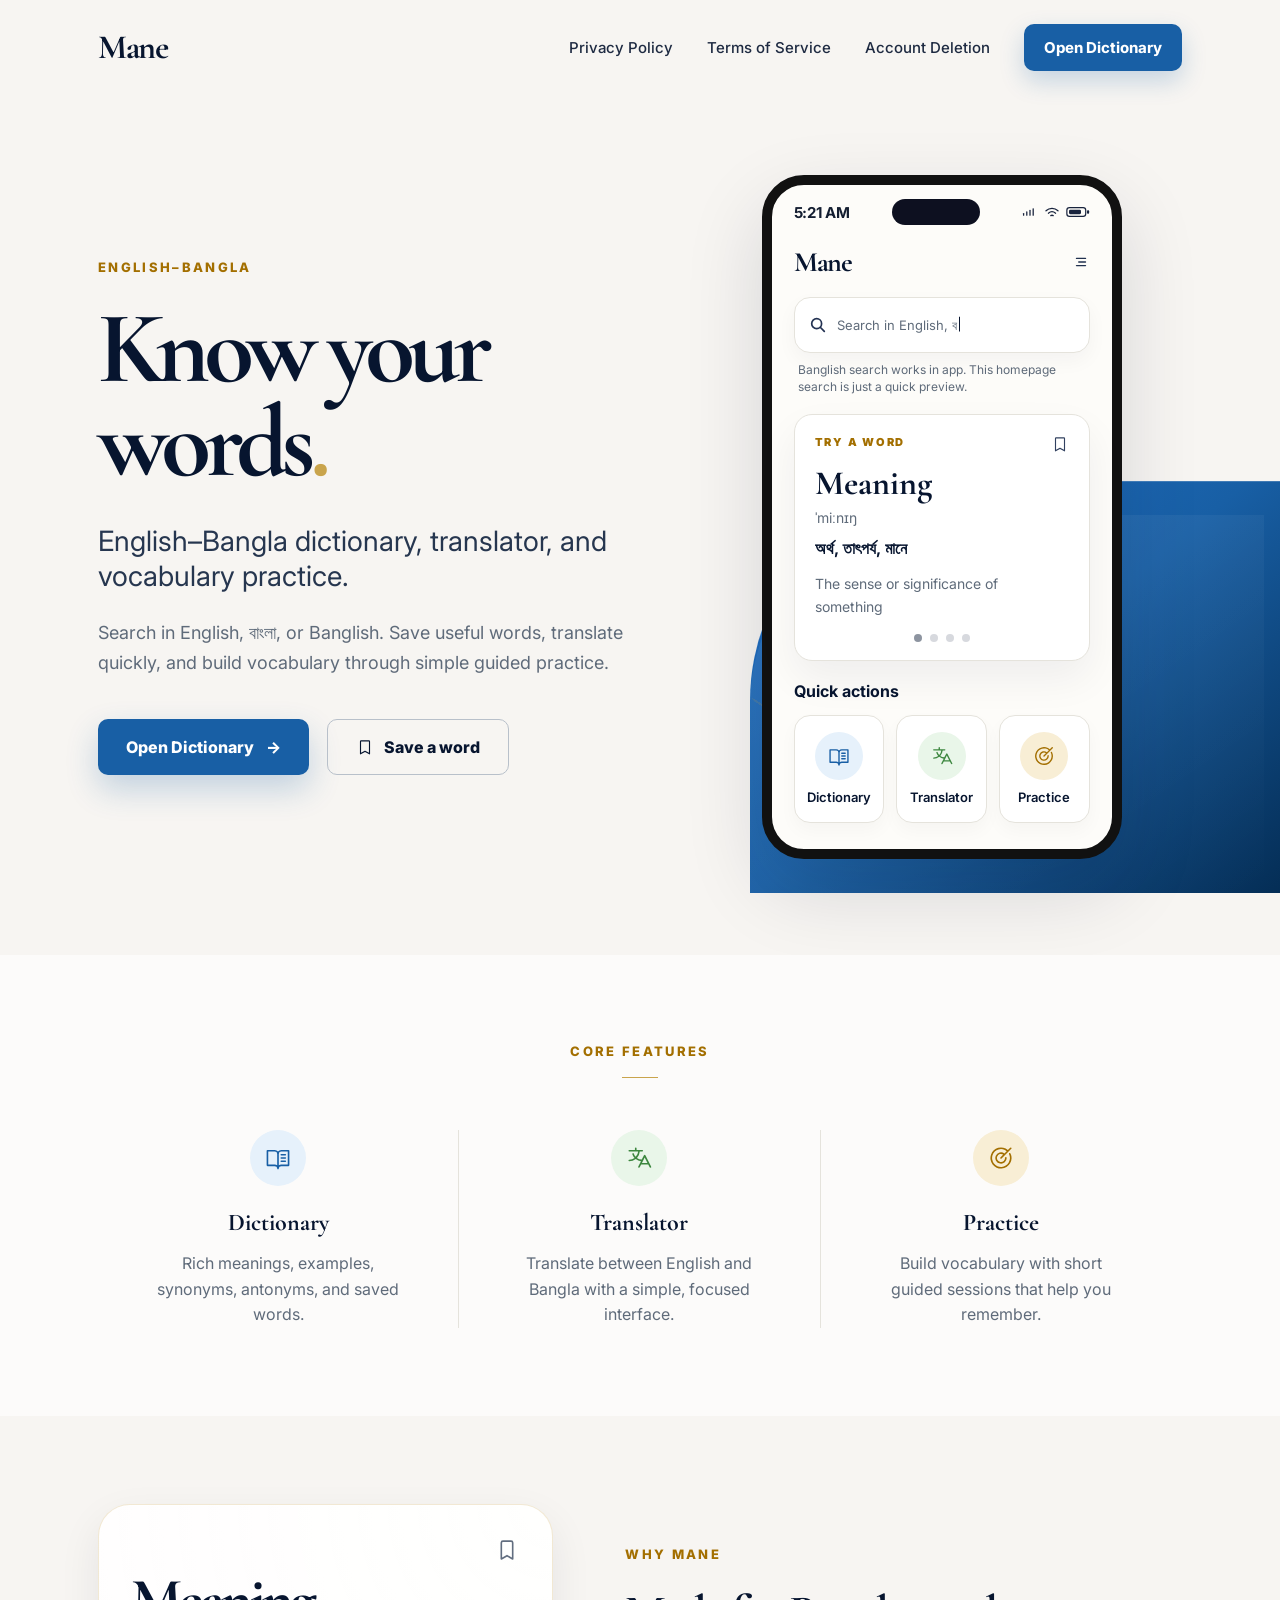
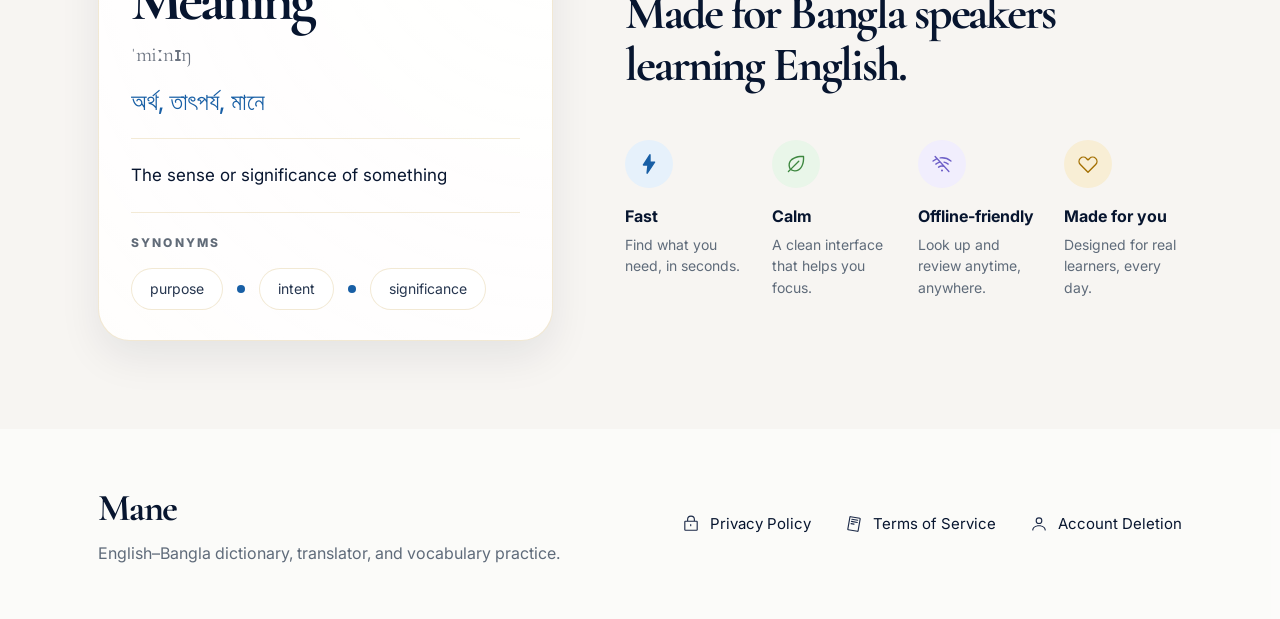
<file: index.html>
<!DOCTYPE html>
<html lang="en">
<head>
  <meta charset="UTF-8" />
  <meta name="viewport" content="width=device-width, initial-scale=1.0" />
  <title>Mane — Know your words</title>
  <meta name="description" content="Mane is an English–Bangla dictionary, translator, and vocabulary practice app." />
  <link rel="preconnect" href="https://fonts.googleapis.com">
  <link rel="preconnect" href="https://fonts.gstatic.com" crossorigin>
  <link href="https://fonts.googleapis.com/css2?family=Cormorant+Garamond:wght@500;600;700&family=Inter:wght@400;500;600;700&display=swap" rel="stylesheet">
  <link rel="stylesheet" href="styles.css" />
</head>
<body class="home-page">
  <header class="site-header home-header">
    <div class="container header-inner">
      <a class="brand" href="index.html">Mane</a>
      <button class="mobile-nav-toggle" type="button" aria-label="Open navigation" aria-expanded="false" aria-controls="site-nav">
        <svg viewBox="0 0 24 24" fill="none" stroke="currentColor" stroke-width="1.8" stroke-linecap="round">
          <path d="M4 7.25h16"></path>
          <path d="M7 12h13"></path>
          <path d="M4 16.75h16"></path>
        </svg>
      </button>
      <nav class="nav" id="site-nav" aria-label="Main navigation">
        <a href="privacy-policy.html">Privacy Policy</a>
        <a href="terms-of-service.html">Terms of Service</a>
        <a href="account-deletion.html">Account Deletion</a>
        <a class="nav-button" href="#dictionary">Open Dictionary</a>
      </nav>
    </div>
  </header>

  <main>
    <section class="hero">
      <div class="container hero-grid">
        <div class="hero-copy">
          <p class="eyebrow">English–Bangla</p>
          <h1>Know your words<span>.</span></h1>
          <p class="hero-lead">English–Bangla dictionary, translator, and vocabulary practice.</p>
          <p class="hero-body">Search in English, বাংলা, or Banglish. Save useful words, translate quickly, and build vocabulary through simple guided practice.</p>
          <div class="hero-actions">
            <a class="button primary" href="#dictionary">Open Dictionary <span>→</span></a>
            <a class="button secondary icon-button" href="#features">
              <span class="button-icon" aria-hidden="true">
                <svg viewBox="0 0 256 256" fill="currentColor">
                  <path d="M184,32H72A16,16,0,0,0,56,48V224a8,8,0,0,0,11.58,7.16L128,198.43l60.42,32.73A8,8,0,0,0,200,224V48A16,16,0,0,0,184,32Zm0,178.52-52.42-28.39a8,8,0,0,0-7.16,0L72,210.52V48H184Z"></path>
                </svg>
              </span>
              Save a word
            </a>
          </div>
        </div>

        <div class="hero-visual" aria-label="Mane app preview">
          <div class="blue-shape"></div>
          <div class="phone-rings" aria-hidden="true"></div>
          <div class="phone">
            <div class="phone-status">
              <span class="status-time" id="status-time">9:41</span>
              <div class="status-island"></div>
              <div class="status-icons" aria-hidden="true">
                <svg class="status-signal" viewBox="0 0 20 12" fill="none" stroke="currentColor" stroke-width="1.6" stroke-linecap="round">
                  <path d="M2 10V8"/>
                  <path d="M6 10V6"/>
                  <path d="M10 10V4"/>
                  <path d="M14 10V2"/>
                </svg>
                <svg class="status-wifi" viewBox="0 0 20 14" fill="none" stroke="currentColor" stroke-width="1.6" stroke-linecap="round" stroke-linejoin="round">
                  <path d="M2.5 5.5A11 11 0 0 1 17.5 5.5"/>
                  <path d="M5.5 8.5a7 7 0 0 1 9 0"/>
                  <path d="M8.5 11.5a3 3 0 0 1 3 0"/>
                </svg>
                <svg class="status-battery" viewBox="0 0 28 14" fill="none" stroke="currentColor" stroke-width="1.4" stroke-linecap="round" stroke-linejoin="round">
                  <rect x="1" y="2" width="22" height="10" rx="3"/>
                  <rect x="24.5" y="5" width="2.5" height="4" rx="1" fill="currentColor" stroke="none"/>
                  <rect x="3.5" y="4.5" width="14" height="5" rx="1.5" fill="currentColor" stroke="none"/>
                </svg>
              </div>
            </div>
            <div class="phone-top">
              <strong>Mane</strong>
              <div class="menu-icon" aria-hidden="true">
                <svg viewBox="0 0 24 24" fill="none" stroke="currentColor" stroke-width="1.8" stroke-linecap="round">
                  <path d="M6 7.25h12"></path>
                  <path d="M9 12h9"></path>
                  <path d="M6 16.75h12"></path>
                </svg>
              </div>
            </div>
            <div class="search-demo">
              <label class="search-box" for="sample-search-input">
                <span class="search-glyph" aria-hidden="true"><svg viewBox="0 0 20 20" fill="none" stroke="currentColor" stroke-width="1.9" stroke-linecap="round"><circle cx="8.5" cy="8.5" r="5.5"/><path d="M12.5 12.5 17 17"/></svg></span>
                <input id="sample-search-input" class="search-input" type="text" placeholder="" autocomplete="off" spellcheck="false" aria-label="Search sample words" />
                <span class="search-demo-placeholder" aria-hidden="true"></span>
              </label>
              <p class="search-demo-note">Banglish search works in app. This homepage search is just a quick preview.</p>
            </div>
            <article class="word-card" id="dictionary">
              <div class="word-card-top">
                <p id="word-card-label">Word of the day</p>
                <div class="bookmark-icon" aria-hidden="true">
                  <svg viewBox="0 0 256 256" fill="currentColor">
                    <path d="M184,32H72A16,16,0,0,0,56,48V224a8,8,0,0,0,11.58,7.16L128,198.43l60.42,32.73A8,8,0,0,0,200,224V48A16,16,0,0,0,184,32Zm0,178.52-52.42-28.39a8,8,0,0,0-7.16,0L72,210.52V48H184Z"></path>
                </svg>
                </div>
              </div>
              <h2 id="word-card-title">meaning</h2>
              <small id="word-card-pronunciation">/ˈmiː.nɪŋ/</small>
              <strong id="word-card-translation">অর্থ, মানে</strong>
              <span id="word-card-description">The idea or message that a word, sentence, or action expresses.</span>
              <div class="word-dots" aria-hidden="true"><span class="is-active"></span><span></span><span></span><span></span></div>
            </article>
            <div class="quick-title">Quick actions</div>
            <div class="quick-actions">
              <div>
                <span class="quick-icon quick-icon-blue" aria-hidden="true">
                  <svg viewBox="0 0 256 256" fill="currentColor">
                    <path d="M232,48H160a40,40,0,0,0-32,16A40,40,0,0,0,96,48H24a8,8,0,0,0-8,8V200a8,8,0,0,0,8,8H96a24,24,0,0,1,24,24,8,8,0,0,0,16,0,24,24,0,0,1,24-24h72a8,8,0,0,0,8-8V56A8,8,0,0,0,232,48ZM96,192H32V64H96a24,24,0,0,1,24,24V200A39.81,39.81,0,0,0,96,192Zm128,0H160a39.81,39.81,0,0,0-24,8V88a24,24,0,0,1,24-24h64ZM160,88h40a8,8,0,0,1,0,16H160a8,8,0,0,1,0-16Zm48,40a8,8,0,0,1-8,8H160a8,8,0,0,1,0-16h40A8,8,0,0,1,208,128Zm0,32a8,8,0,0,1-8,8H160a8,8,0,0,1,0-16h40A8,8,0,0,1,208,160Z"></path>
                  </svg>
                </span>
                <strong>Dictionary</strong>
              </div>
              <div>
                <span class="quick-icon quick-icon-green" aria-hidden="true">
                  <svg viewBox="0 0 256 256" fill="currentColor">
                    <path d="M247.15,212.42l-56-112a8,8,0,0,0-14.31,0l-21.71,43.43A88,88,0,0,1,108,126.93,103.65,103.65,0,0,0,135.69,64H160a8,8,0,0,0,0-16H104V32a8,8,0,0,0-16,0V48H32a8,8,0,0,0,0,16h87.63A87.76,87.76,0,0,1,96,116.35a87.74,87.74,0,0,1-19-31,8,8,0,1,0-15.08,5.34A103.63,103.63,0,0,0,84,127a87.55,87.55,0,0,1-52,17,8,8,0,0,0,0,16,103.46,103.46,0,0,0,64-22.08,104.18,104.18,0,0,0,51.44,21.31l-26.6,53.19a8,8,0,0,0,14.31,7.16L148.94,192h70.11l13.79,27.58A8,8,0,0,0,240,224a8,8,0,0,0,7.15-11.58ZM156.94,176,184,121.89,211.05,176Z"></path>
                  </svg>
                </span>
                <strong>Translator</strong>
              </div>
              <div>
                <span class="quick-icon quick-icon-gold" aria-hidden="true">
                  <svg viewBox="0 0 256 256" fill="currentColor">
                    <path d="M221.87,83.16A104.1,104.1,0,1,1,195.67,49l22.67-22.68a8,8,0,0,1,11.32,11.32l-96,96a8,8,0,0,1-11.32-11.32l27.72-27.72a40,40,0,1,0,17.87,31.09,8,8,0,1,1,16-.9,56,56,0,1,1-22.38-41.65L184.3,60.39a87.88,87.88,0,1,0,23.13,29.67,8,8,0,0,1,14.44-6.9Z"></path>
                  </svg>
                </span>
                <strong>Practice</strong>
              </div>
            </div>
          </div>
        </div>
      </div>
    </section>

    <section class="features" id="features">
      <div class="container">
        <div class="section-heading center">
          <p class="eyebrow">Core features</p>
        </div>
        <div class="feature-grid">
          <article>
            <div class="icon" aria-hidden="true">
              <svg viewBox="0 0 256 256" fill="currentColor">
                <path d="M232,48H160a40,40,0,0,0-32,16A40,40,0,0,0,96,48H24a8,8,0,0,0-8,8V200a8,8,0,0,0,8,8H96a24,24,0,0,1,24,24,8,8,0,0,0,16,0,24,24,0,0,1,24-24h72a8,8,0,0,0,8-8V56A8,8,0,0,0,232,48ZM96,192H32V64H96a24,24,0,0,1,24,24V200A39.81,39.81,0,0,0,96,192Zm128,0H160a39.81,39.81,0,0,0-24,8V88a24,24,0,0,1,24-24h64ZM160,88h40a8,8,0,0,1,0,16H160a8,8,0,0,1,0-16Zm48,40a8,8,0,0,1-8,8H160a8,8,0,0,1,0-16h40A8,8,0,0,1,208,128Zm0,32a8,8,0,0,1-8,8H160a8,8,0,0,1,0-16h40A8,8,0,0,1,208,160Z"></path>
              </svg>
            </div>
            <h3>Dictionary</h3>
            <p>Rich meanings, examples, synonyms, antonyms, and saved words.</p>
          </article>
          <article>
            <div class="icon green" aria-hidden="true">
              <svg viewBox="0 0 256 256" fill="currentColor">
                <path d="M247.15,212.42l-56-112a8,8,0,0,0-14.31,0l-21.71,43.43A88,88,0,0,1,108,126.93,103.65,103.65,0,0,0,135.69,64H160a8,8,0,0,0,0-16H104V32a8,8,0,0,0-16,0V48H32a8,8,0,0,0,0,16h87.63A87.76,87.76,0,0,1,96,116.35a87.74,87.74,0,0,1-19-31,8,8,0,1,0-15.08,5.34A103.63,103.63,0,0,0,84,127a87.55,87.55,0,0,1-52,17,8,8,0,0,0,0,16,103.46,103.46,0,0,0,64-22.08,104.18,104.18,0,0,0,51.44,21.31l-26.6,53.19a8,8,0,0,0,14.31,7.16L148.94,192h70.11l13.79,27.58A8,8,0,0,0,240,224a8,8,0,0,0,7.15-11.58ZM156.94,176,184,121.89,211.05,176Z"></path>
              </svg>
            </div>
            <h3>Translator</h3>
            <p>Translate between English and Bangla with a simple, focused interface.</p>
          </article>
          <article>
            <div class="icon gold" aria-hidden="true">
              <svg viewBox="0 0 256 256" fill="currentColor">
                <path d="M221.87,83.16A104.1,104.1,0,1,1,195.67,49l22.67-22.68a8,8,0,0,1,11.32,11.32l-96,96a8,8,0,0,1-11.32-11.32l27.72-27.72a40,40,0,1,0,17.87,31.09,8,8,0,1,1,16-.9,56,56,0,1,1-22.38-41.65L184.3,60.39a87.88,87.88,0,1,0,23.13,29.67,8,8,0,0,1,14.44-6.9Z"></path>
              </svg>
            </div>
            <h3>Practice</h3>
            <p>Build vocabulary with short guided sessions that help you remember.</p>
          </article>
        </div>
      </div>
    </section>

    <section class="why">
      <div class="container why-grid">
        <div class="book-scene" aria-hidden="true">
          <div class="meaning-card">
            <div class="meaning-card-top">
              <span class="meaning-card-bookmark">
                <svg viewBox="0 0 256 256" fill="none" stroke="currentColor" stroke-width="16" stroke-linecap="round" stroke-linejoin="round">
                  <path d="M72 216V56a16 16 0 0 1 16-16h80a16 16 0 0 1 16 16v160l-56-32Z"></path>
                </svg>
              </span>
            </div>
            <h3 id="meaning-card-title">meaning</h3>
            <small id="meaning-card-pronunciation">/ˈmiː.nɪŋ/</small>
            <strong id="meaning-card-translation">অর্থ, মানে</strong>
            <div class="meaning-rule"></div>
            <p id="meaning-card-description">The idea or message that a word, sentence, or action expresses.</p>
            <div class="meaning-rule"></div>
            <div class="meaning-meta">
              <span>Synonyms</span>
              <div class="meaning-synonyms">
                <em>purpose</em>
                <i></i>
                <em>intent</em>
                <i></i>
                <em>significance</em>
              </div>
            </div>
          </div>
        </div>
        <div>
          <p class="eyebrow">Why Mane</p>
          <h2>Made for Bangla speakers learning English.</h2>
          <div class="reason-grid">
            <div>
              <span aria-hidden="true">
                <svg viewBox="0 0 24 24" fill="none" stroke="currentColor" stroke-width="1.7" stroke-linecap="round" stroke-linejoin="round">
                  <path d="M13 2 6 13h5l-1 9 8-12h-5l0-8Z"/>
                </svg>
              </span>
              <h4>Fast</h4><p>Find what you need, in seconds.</p>
            </div>
            <div>
              <span aria-hidden="true">
                <svg viewBox="0 0 256 256" fill="currentColor">
                  <path d="M223.45,40.07a8,8,0,0,0-7.52-7.52C139.8,28.08,78.82,51,52.82,94a87.09,87.09,0,0,0-12.76,49c.57,15.92,5.21,32,13.79,47.85l-19.51,19.5a8,8,0,0,0,11.32,11.32l19.5-19.51C81,210.73,97.09,215.37,113,215.94q1.67.06,3.33.06A86.93,86.93,0,0,0,162,203.18C205,177.18,227.93,116.21,223.45,40.07ZM153.75,189.5c-22.75,13.78-49.68,14-76.71.77l88.63-88.62a8,8,0,0,0-11.32-11.32L65.73,179c-13.19-27-13-54,.77-76.71,22.09-36.47,74.6-56.44,141.31-54.06C210.2,114.89,190.22,167.41,153.75,189.5Z"></path>
                </svg>
              </span>
              <h4>Calm</h4><p>A clean interface that helps you focus.</p>
            </div>
            <div>
              <span aria-hidden="true">
                <svg viewBox="0 0 256 256" fill="currentColor">
                  <path d="M213.92,210.62a8,8,0,1,1-11.84,10.76l-52-57.15a60,60,0,0,0-57.41,7.24,8,8,0,1,1-9.42-12.93A75.43,75.43,0,0,1,128,144c1.28,0,2.55,0,3.82.1L104.9,114.49A108,108,0,0,0,61,135.31,8,8,0,0,1,49.73,134,8,8,0,0,1,51,122.77a124.27,124.27,0,0,1,41.71-21.66L69.37,75.4a155.43,155.43,0,0,0-40.29,24A8,8,0,0,1,18.92,87,171.87,171.87,0,0,1,58,62.86L42.08,45.38A8,8,0,1,1,53.92,34.62ZM128,192a12,12,0,1,0,12,12A12,12,0,0,0,128,192ZM237.08,87A172.3,172.3,0,0,0,106,49.4a8,8,0,1,0,2,15.87A158.33,158.33,0,0,1,128,64a156.25,156.25,0,0,1,98.92,35.37A8,8,0,0,0,237.08,87ZM195,135.31a8,8,0,0,0,11.24-1.3,8,8,0,0,0-1.3-11.24,124.25,124.25,0,0,0-51.73-24.2A8,8,0,1,0,150,114.24,108.12,108.12,0,0,1,195,135.31Z"></path>
                </svg>
              </span>
              <h4>Offline-friendly</h4><p>Look up and review anytime, anywhere.</p>
            </div>
            <div>
              <span aria-hidden="true">
                <svg viewBox="0 0 256 256" fill="currentColor">
                  <path d="M223,57a58.07,58.07,0,0,0-81.92-.1L128,69.05,114.91,56.86A58,58,0,0,0,33,139l89.35,90.66a8,8,0,0,0,11.4,0L223,139a58,58,0,0,0,0-82Zm-11.35,70.76L128,212.6,44.3,127.68a42,42,0,0,1,59.4-59.4l.2.2,18.65,17.35a8,8,0,0,0,10.9,0L152.1,68.48l.2-.2a42,42,0,1,1,59.36,59.44Z"></path>
                </svg>
              </span>
              <h4>Made for you</h4><p>Designed for real learners, every day.</p>
            </div>
          </div>
        </div>
      </div>
    </section>
  </main>

  <footer class="site-footer home-footer">
    <div class="container footer-inner">
      <div>
        <strong>Mane</strong>
        <p>English–Bangla dictionary, translator, and vocabulary practice.</p>
      </div>
      <nav aria-label="Legal navigation" class="footer-legal-links">
        <a href="privacy-policy.html"><span aria-hidden="true"><svg viewBox="0 0 256 256" fill="currentColor"><path d="M208,80h-24V64a56,56,0,0,0-112,0V80H48a16,16,0,0,0-16,16V208a16,16,0,0,0,16,16H208a16,16,0,0,0,16-16V96A16,16,0,0,0,208,80ZM88,64a40,40,0,0,1,80,0V80H88Zm120,144H48V96H208V208Zm-76-56V136a8,8,0,0,0-16,0v16a8,8,0,0,0,16,0Z"></path></svg></span>Privacy Policy</a>
        <a href="terms-of-service.html"><span aria-hidden="true"><svg viewBox="0 0 256 256" fill="currentColor"><path d="M210.78,39.25l-130.25-23A16,16,0,0,0,62,29.23l-29.75,169a16,16,0,0,0,13,18.53l130.25,23h0a16,16,0,0,0,18.54-13l29.75-169A16,16,0,0,0,210.78,39.25ZM178.26,224h0L48,201,77.75,32,208,55ZM89.34,58.42a8,8,0,0,1,9.27-6.48l83,14.65a8,8,0,0,1-1.39,15.88,8.36,8.36,0,0,1-1.4-.12l-83-14.66A8,8,0,0,1,89.34,58.42ZM83.8,89.94a8,8,0,0,1,9.27-6.49l83,14.66A8,8,0,0,1,174.67,114a7.55,7.55,0,0,1-1.41-.13l-83-14.65A8,8,0,0,1,83.8,89.94Zm-5.55,31.51A8,8,0,0,1,87.52,115L129,122.29a8,8,0,0,1-1.38,15.88,8.27,8.27,0,0,1-1.4-.12l-41.5-7.33A8,8,0,0,1,78.25,121.45Z"></path></svg></span>Terms of Service</a>
        <a href="account-deletion.html"><span aria-hidden="true"><svg viewBox="0 0 256 256" fill="currentColor"><path d="M128,128a48,48,0,1,0-48-48A48.05,48.05,0,0,0,128,128Zm0-80a32,32,0,1,1-32,32A32,32,0,0,1,128,48Zm0,96c-52.93,0-96,30.5-96,68a8,8,0,0,0,16,0c0-28.67,35.89-52,80-52s80,23.33,80,52a8,8,0,0,0,16,0C224,174.5,180.93,144,128,144Z"></path></svg></span>Account Deletion</a>
      </nav>
    </div>
  </footer>

  <script src="mane-search.bundle.js"></script>
  <script>
    const navToggle = document.querySelector('.mobile-nav-toggle');
    const siteNav = document.querySelector('#site-nav');

    if (navToggle && siteNav) {
      navToggle.addEventListener('click', () => {
        const isOpen = siteNav.classList.toggle('is-open');
        navToggle.setAttribute('aria-expanded', String(isOpen));
        navToggle.setAttribute('aria-label', isOpen ? 'Close navigation' : 'Open navigation');
      });
    }

    const statusTime = document.querySelector('#status-time');

    if (statusTime) {
      const updateStatusTime = () => {
        statusTime.textContent = new Date().toLocaleTimeString([], {
          hour: 'numeric',
          minute: '2-digit'
        });
      };

      updateStatusTime();
      setInterval(updateStatusTime, 1000);
    }

    window.__m?.();

    const sampleSearchInput = document.querySelector('#sample-search-input');
    const sampleSearchPlaceholder = document.querySelector('.search-demo-placeholder');
    const sampleSearchBox = sampleSearchInput?.closest('.search-box');

    if (sampleSearchInput && sampleSearchPlaceholder && sampleSearchBox) {
      const demoText = 'Search in English, বাংলা, or Banglish';
      let demoIndex = 0;
      let isDeleting = false;
      let demoTimer;
      let isDemoRunning = false;

      const clearDemoTimer = () => {
        clearTimeout(demoTimer);
      };

      const renderDemoPlaceholder = () => {
        sampleSearchPlaceholder.textContent = demoText.slice(0, demoIndex);
      };

      const stopDemoPlaceholder = () => {
        isDemoRunning = false;
        clearDemoTimer();
        sampleSearchBox.classList.remove('is-demo-active');
        sampleSearchPlaceholder.classList.add('is-hidden');
      };

      const typeDemoPlaceholder = () => {
        if (!isDemoRunning) return;

        renderDemoPlaceholder();

        if (!isDeleting && demoIndex < demoText.length) {
          demoIndex += 1;
          demoTimer = setTimeout(typeDemoPlaceholder, 70);
          return;
        }

        if (!isDeleting) {
          isDeleting = true;
          demoTimer = setTimeout(typeDemoPlaceholder, 1800);
          return;
        }

        if (demoIndex > 0) {
          demoIndex -= 1;
          demoTimer = setTimeout(typeDemoPlaceholder, 35);
          return;
        }

        isDeleting = false;
        demoTimer = setTimeout(typeDemoPlaceholder, 500);
      };

      const startDemoPlaceholder = ({ reset = false } = {}) => {
        if (sampleSearchInput.value) {
          stopDemoPlaceholder();
          return;
        }

        if (reset) {
          demoIndex = 0;
          isDeleting = false;
          renderDemoPlaceholder();
        }

        sampleSearchBox.classList.add('is-demo-active');
        sampleSearchPlaceholder.classList.remove('is-hidden');

        if (isDemoRunning) return;

        isDemoRunning = true;
        clearDemoTimer();
        typeDemoPlaceholder();
      };

      sampleSearchInput.addEventListener('focus', () => {
        if (!sampleSearchInput.value) startDemoPlaceholder();
      });

      sampleSearchInput.addEventListener('blur', () => {
        if (!sampleSearchInput.value) startDemoPlaceholder({ reset: true });
      });

      sampleSearchInput.addEventListener('input', () => {
        if (sampleSearchInput.value) {
          stopDemoPlaceholder();
          return;
        }

        startDemoPlaceholder({ reset: true });
      });

      sampleSearchInput.addEventListener('pointerdown', stopDemoPlaceholder);
      sampleSearchInput.addEventListener('keydown', stopDemoPlaceholder);

      startDemoPlaceholder({ reset: true });
      sampleSearchInput.focus({ preventScroll: true });
    }
  </script>
</body>
</html>
</file>
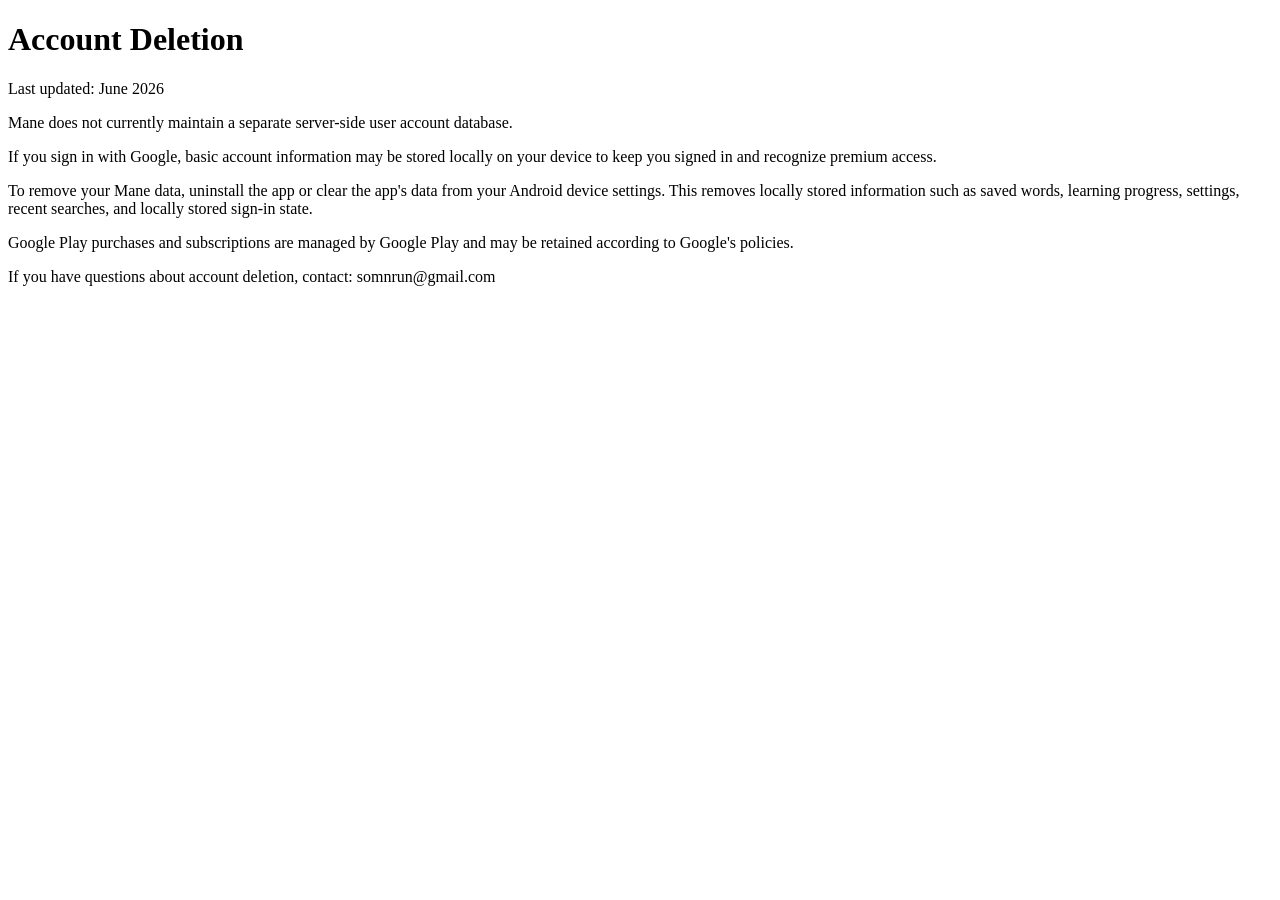
<file: account-deletion.html>
<!DOCTYPE html>
<html><head><meta charset="utf-8"><title>Account Deletion - Mane</title></head>
<body>
<h1>Account Deletion</h1>
<p>Last updated: June 2026</p>

<p>Mane does not currently maintain a separate server-side user account database.</p>

<p>If you sign in with Google, basic account information may be stored locally on your device to keep you signed in and recognize premium access.</p>

<p>To remove your Mane data, uninstall the app or clear the app's data from your Android device settings. This removes locally stored information such as saved words, learning progress, settings, recent searches, and locally stored sign-in state.</p>

<p>Google Play purchases and subscriptions are managed by Google Play and may be retained according to Google's policies.</p>

<p>If you have questions about account deletion, contact: somnrun@gmail.com</p>
</body></html>
</file>
<file: styles.css>
:root {
  --bg: #F7F5F2;
  --surface: #FFFFFF;
  --text: #07152F;
  --muted: #5F6B7A;
  --primary: #185FA5;
  --primary-dark: #042C53;
  --gold: #C9A44C;
  --border: #E5E3DC;
  --shadow: 0 30px 80px rgba(7, 21, 47, .14);
}

* { box-sizing: border-box; }
html { scroll-behavior: smooth; }
body {
  margin: 0;
  background: var(--bg);
  color: var(--text);
  font-family: Inter, ui-sans-serif, system-ui, -apple-system, BlinkMacSystemFont, "Segoe UI", sans-serif;
}
a { color: inherit; text-decoration: none; }

.home-page .container { max-width: 1180px; margin: 0 auto; padding: 0 48px; }

.home-page .home-header { padding: 24px 0; }
.home-page .header-inner { display: flex; justify-content: space-between; align-items: center; gap: 32px; }
.home-page .brand { font-family: "Cormorant Garamond", Georgia, serif; font-size: 34px; font-weight: 700; letter-spacing: -.04em; }
.home-page .nav { display: flex; align-items: center; gap: 34px; font-size: 15px; font-weight: 500; }
.home-page .nav a:not(.nav-button) { color: var(--text); opacity: .9; }
.home-page .nav-button { background: var(--primary); color: #fff; padding: 14px 20px; border-radius: 10px; font-weight: 750; box-shadow: 0 10px 24px rgba(24,95,165,.22); }
.home-page .mobile-nav-toggle { display: none; width: 46px; height: 46px; border: 1px solid rgba(4, 44, 83, 0.12); border-radius: 12px; background: rgba(255,255,255,.88); color: #21314f; align-items: center; justify-content: center; padding: 0; }
.home-page .mobile-nav-toggle svg { width: 18px; height: 18px; display: block; stroke: currentColor; }

.home-page .hero { padding: 80px 0 96px; overflow: hidden; }
.home-page .hero-grid { display: grid; grid-template-columns: 1.05fr .95fr; gap: 72px; align-items: center; }
.home-page .eyebrow { margin: 0 0 26px; color: #A36F00; text-transform: uppercase; letter-spacing: .18em; font-size: 13px; font-weight: 800; }
.home-page h1 { margin: 0; font-family: "Cormorant Garamond", Georgia, serif; font-size: clamp(64px, 8vw, 104px); line-height: .92; letter-spacing: -.065em; max-width: 620px; }
.home-page h1 span { color: var(--gold); }
.home-page .hero-lead { margin: 34px 0 0; font-size: 28px; line-height: 1.25; color: #26364F; max-width: 570px; }
.home-page .hero-body { margin: 24px 0 0; font-size: 18px; line-height: 1.7; color: var(--muted); max-width: 560px; }
.home-page .hero-actions { display: flex; gap: 18px; margin-top: 40px; flex-wrap: wrap; }
.home-page .button { min-height: 56px; display: inline-flex; align-items: center; justify-content: center; gap: 12px; padding: 0 28px; border-radius: 10px; font-size: 16px; font-weight: 800; }
.home-page .button.primary { background: var(--primary); color: #fff; box-shadow: 0 14px 32px rgba(24,95,165,.24); }
.home-page .button.secondary { background: transparent; border: 1px solid #B8C0CA; color: var(--text); }
.home-page .icon-button { gap: 10px; }
.home-page .button-icon { width: 18px; height: 18px; display: inline-grid; place-items: center; }
.home-page .button-icon svg { width: 18px; height: 18px; display: block; fill: currentColor; }

.home-page .hero-visual { position: relative; min-height: 650px; display: grid; place-items: center; }
.home-page .blue-shape { position: absolute; right: -116px; bottom: -34px; width: 548px; height: 412px; border-radius: 220px 0 0 0; background: linear-gradient(140deg, #2374cc 0%, var(--primary) 48%, var(--primary-dark) 100%); box-shadow: inset 0 1px 0 rgba(255,255,255,.18); }
.home-page .blue-shape::before { content: ""; position: absolute; inset: 34px 34px 0 0; border-radius: 190px 0 0 0; background: linear-gradient(145deg, rgba(255,255,255,.16), rgba(255,255,255,0)); opacity: .5; }
.home-page .phone-rings { position: absolute; left: 6px; bottom: 74px; width: 308px; height: 244px; border-bottom-left-radius: 220px; background:
  radial-gradient(circle at 0 100%, transparent 0 24px, rgba(201, 164, 76, 0.34) 24px 26px, transparent 26px 42px, rgba(201, 164, 76, 0.28) 42px 44px, transparent 44px 60px, rgba(201, 164, 76, 0.24) 60px 62px, transparent 62px 78px, rgba(201, 164, 76, 0.2) 78px 80px, transparent 80px 96px, rgba(201, 164, 76, 0.16) 96px 98px, transparent 98px);
  opacity: .95; }
.home-page .phone { position: relative; z-index: 2; width: 360px; min-height: 620px; background: #FDFCF9; border: 10px solid #111; border-radius: 42px; padding: 14px 22px 26px; box-shadow: var(--shadow); }
.home-page .phone-status { display: flex; align-items: center; justify-content: space-between; margin-bottom: 20px; color: #141e31; font-size: 15px; font-weight: 700; }
.home-page .status-time { letter-spacing: -.02em; }
.home-page .status-island { width: 88px; height: 26px; border-radius: 999px; background: #0d1020; }
.home-page .status-icons { display: flex; align-items: center; gap: 6px; color: #18233d; }
.home-page .status-icons svg { display: block; }
.home-page .status-signal { width: 16px; height: 12px; }
.home-page .status-wifi { width: 16px; height: 12px; }
.home-page .status-battery { width: 24px; height: 12px; }
.home-page .phone-top { display: flex; justify-content: space-between; align-items: center; margin-bottom: 18px; }
.home-page .phone-top strong { font-family: "Cormorant Garamond", Georgia, serif; font-size: 28px; letter-spacing: -.04em; }
.home-page .menu-icon { width: 18px; height: 18px; display: inline-grid; place-items: center; color: #21314f; flex: 0 0 auto; }
.home-page .menu-icon svg { width: 18px; height: 18px; display: block; stroke: currentColor; }
.home-page .search-demo { margin-bottom: 18px; }
.home-page .search-box { position: relative; height: 56px; border: 1px solid var(--border); background: #fff; border-radius: 16px; display: flex; align-items: center; gap: 10px; padding: 0 14px; color: var(--muted); font-size: 13px; box-shadow: 0 8px 20px rgba(7,21,47,.04); }
.home-page .search-demo-note { margin: 8px 4px 0; color: var(--muted); font-size: 12px; line-height: 1.45; }
.home-page .search-glyph { width: 18px; height: 18px; display: inline-grid; place-items: center; color: #233252; flex: 0 0 auto; }
.home-page .search-glyph svg { width: 18px; height: 18px; display: block; }
.home-page .search-input { flex: 1 1 auto; min-width: 0; border: none; outline: none; background: transparent; color: var(--text); caret-color: var(--text); font: inherit; }
.home-page .search-box.is-demo-active .search-input { color: transparent; caret-color: transparent; }
.home-page .search-input::placeholder { color: transparent; }
.home-page .search-demo-placeholder { position: absolute; left: 42px; right: 14px; top: 50%; transform: translateY(-50%); overflow: hidden; white-space: nowrap; pointer-events: none; color: var(--muted); }
.home-page .search-demo-placeholder::after { content: ""; display: inline-block; width: 1px; height: 1.15em; margin-left: 2px; vertical-align: -.15em; background: var(--text); }
.home-page .search-demo-placeholder.is-hidden { opacity: 0; }
.home-page .search-box:not(.is-demo-active) .search-demo-placeholder { display: none; }
.home-page .word-card { margin: 18px 0 20px; padding: 20px 20px 18px; background: #fff; border: 1px solid var(--border); border-radius: 18px; box-shadow: 0 18px 40px rgba(7,21,47,.06); }
.home-page .word-card-top { display: flex; align-items: flex-start; justify-content: space-between; gap: 12px; margin-bottom: 14px; }
.home-page .word-card p { margin: 0; color: #A36F00; text-transform: uppercase; letter-spacing: .16em; font-size: 11px; font-weight: 900; }
.home-page .bookmark-icon { width: 18px; height: 18px; display: inline-grid; place-items: center; color: #31405f; }
.home-page .bookmark-icon svg { width: 18px; height: 18px; display: block; fill: currentColor; }
.home-page .word-card h2 { margin: 0; font-family: "Cormorant Garamond", Georgia, serif; font-size: 34px; line-height: 1; }
.home-page .word-card small { display: block; margin: 8px 0 12px; color: var(--muted); font-size: 14px; }
.home-page .word-card strong { display: block; margin-bottom: 14px; font-size: 16px; }
.home-page .word-card span { color: var(--muted); line-height: 1.65; font-size: 14px; }
.home-page .word-dots { display: flex; justify-content: center; gap: 8px; margin-top: 16px; }
.home-page .word-dots span { width: 8px; height: 8px; border-radius: 50%; background: rgba(7,21,47,.16); }
.home-page .word-dots .is-active { background: rgba(7,21,47,.46); }
.home-page .quick-title { font-size: 16px; font-weight: 700; margin-bottom: 14px; }
.home-page .quick-actions { display: grid; grid-template-columns: repeat(3, 1fr); gap: 12px; }
.home-page .quick-actions div { min-height: 108px; background: #fff; border: 1px solid var(--border); border-radius: 16px; display: grid; place-items: center; text-align: center; padding: 12px; font-size: 13px; box-shadow: 0 8px 18px rgba(7,21,47,.03); }
.home-page .quick-actions .quick-icon { width: 48px; height: 48px; border-radius: 50%; display: grid; place-items: center; }
.home-page .quick-actions .quick-icon svg { width: 22px; height: 22px; display: block; fill: currentColor; }
.home-page .quick-actions .quick-icon-blue { background: #E6F1FB; color: var(--primary); }
.home-page .quick-actions .quick-icon-green { background: #E9F6E9; color: #3D873F; }
.home-page .quick-actions .quick-icon-gold { background: #F8EED5; color: #A36F00; }
.home-page .quick-actions strong { font-size: 13px; font-weight: 600; }

.home-page .features { padding: 88px 0; background: rgba(255,255,255,.62); }
.home-page .center { text-align: center; }
.home-page .center .eyebrow::after { content: ""; display: block; width: 36px; height: 1px; background: var(--gold); margin: 18px auto 0; }
.home-page .feature-grid { margin-top: 52px; display: grid; grid-template-columns: repeat(3, 1fr); gap: 0; }
.home-page .feature-grid article { padding: 0 54px; border-right: 1px solid var(--border); text-align: center; display: grid; justify-items: center; }
.home-page .feature-grid article:last-child { border-right: none; }
.home-page .icon { width: 56px; height: 56px; border-radius: 50%; background: #E6F1FB; color: var(--primary); display: grid; place-items: center; margin-bottom: 22px; }
.home-page .icon svg { width: 26px; height: 26px; display: block; fill: currentColor; }
.home-page .icon.green { background: #E9F6E9; color: #3D873F; }
.home-page .icon.gold { background: #F8EED5; color: #A36F00; }
.home-page .feature-grid h3 { margin: 0 0 14px; font-family: "Cormorant Garamond", Georgia, serif; font-size: 24px; }
.home-page .feature-grid p { margin: 0; color: var(--muted); line-height: 1.6; font-size: 16px; }

.home-page .why { padding: 88px 0; }
.home-page .why-grid { display: grid; grid-template-columns: .9fr 1.1fr; gap: 72px; align-items: center; }
.home-page .book-scene { min-height: 330px; display: grid; place-items: center; }
.home-page .meaning-card { width: min(100%, 520px); padding: 32px 32px 30px; border: 1px solid rgba(201,164,76,.24); border-radius: 32px; background: radial-gradient(circle at top right, rgba(255,255,255,.96), rgba(255,255,255,.88)), #FBF8F1; box-shadow: 0 16px 42px rgba(7,21,47,.08), inset 0 1px 0 rgba(255,255,255,.82); }
.home-page .meaning-card-top { display: flex; justify-content: flex-end; margin-bottom: 10px; }
.home-page .meaning-card-bookmark { width: 26px; height: 26px; color: rgba(38,54,79,.72); display: inline-grid; place-items: center; }
.home-page .meaning-card-bookmark svg { width: 26px; height: 26px; display: block; stroke: currentColor; }
.home-page .meaning-card h3 { margin: 0; font-family: "Cormorant Garamond", Georgia, serif; font-size: clamp(40px, 5vw, 60px); line-height: .92; letter-spacing: -.06em; color: #07152F; }
.home-page .meaning-card small { display: block; margin-top: 14px; color: #6B7380; font-family: "Cormorant Garamond", Georgia, serif; font-size: 21px; letter-spacing: -.02em; }
.home-page .meaning-card strong { display: block; margin-top: 20px; color: #185FA5; font-size: 24px; font-weight: 500; }
.home-page .meaning-rule { height: 1px; margin: 22px 0; background: rgba(201,164,76,.22); }
.home-page .meaning-card p { margin: 0; color: #07152F; font-size: 17px; line-height: 1.7; max-width: 430px; }
.home-page .meaning-meta span { display: block; margin-bottom: 18px; color: #616B78; text-transform: uppercase; letter-spacing: .18em; font-size: 12px; font-weight: 800; }
.home-page .meaning-synonyms { display: flex; align-items: center; gap: 14px; flex-wrap: wrap; }
.home-page .meaning-synonyms em { min-height: 42px; padding: 0 18px; border: 1px solid rgba(201,164,76,.24); border-radius: 999px; display: inline-flex; align-items: center; justify-content: center; color: #26364F; background: rgba(255,255,255,.76); font-style: normal; font-size: 14px; }
.home-page .meaning-synonyms i { width: 8px; height: 8px; border-radius: 50%; background: #185FA5; display: inline-block; }
.home-page .why h2 { margin: 0; font-family: "Cormorant Garamond", Georgia, serif; font-size: 48px; line-height: 1.08; letter-spacing: -.045em; max-width: 670px; }
.home-page .reason-grid { margin-top: 48px; display: grid; grid-template-columns: repeat(4, 1fr); gap: 28px; }
.home-page .reason-grid span { width: 48px; height: 48px; border-radius: 50%; display: grid; place-items: center; background: #E6F1FB; color: var(--primary); margin-bottom: 18px; }
.home-page .reason-grid span svg { width: 22px; height: 22px; display: block; fill: currentColor; }
.home-page .reason-grid div:nth-child(2) span { background: #E9F6E9; color: #3D873F; }
.home-page .reason-grid div:nth-child(3) span { background: #F1EEFD; color: #6D5FC7; }
.home-page .reason-grid div:nth-child(4) span { background: #F8EED5; color: #A36F00; }
.home-page .reason-grid h4 { margin: 0 0 8px; font-size: 16px; }
.home-page .reason-grid p { margin: 0; color: var(--muted); font-size: 14px; line-height: 1.55; }

.home-page .home-footer { padding: 56px 0; background: rgba(255,255,255,.6); }
.home-page .footer-inner { display: flex; justify-content: space-between; gap: 32px; align-items: center; }
.home-page .footer-inner strong { font-family: "Cormorant Garamond", Georgia, serif; font-size: 38px; letter-spacing: -.04em; }
.home-page .footer-inner p { margin: 12px 0 0; color: var(--muted); }
.home-page .footer-inner nav { display: flex; gap: 34px; color: var(--text); font-size: 15px; }
.home-page .footer-legal-links a { display: inline-flex; align-items: center; gap: 10px; }
.home-page .footer-legal-links a span { width: 18px; height: 18px; display: inline-grid; place-items: center; color: #1b2947; }
.home-page .footer-legal-links a svg { width: 18px; height: 18px; display: block; fill: currentColor; }

body.legal-page {
  background:
    radial-gradient(circle at top left, rgba(24, 95, 165, 0.04), transparent 24%),
    linear-gradient(180deg, #fcfcfb 0%, var(--bg) 100%);
}

.page {
  width: min(1180px, calc(100% - 32px));
  margin: 0 auto;
}

.site-shell,
.legal-shell {
  padding-top: 18px;
}

.legal-page .header-bar {
  display: flex;
  align-items: center;
  justify-content: space-between;
  gap: 20px;
  padding: 14px 18px;
  background: rgba(255, 255, 255, 0.9);
  border: 1px solid rgba(229, 227, 220, 0.95);
  border-radius: 999px;
  backdrop-filter: blur(14px);
  box-shadow: 0 8px 20px rgba(4, 44, 83, 0.04);
}

.brand-mark {
  text-decoration: none;
}

.brand-mark strong,
.footer-brand strong {
  display: block;
  font-family: "Cormorant Garamond", Georgia, serif;
  font-size: 2.5rem;
  line-height: 0.9;
  font-weight: 600;
  letter-spacing: -0.04em;
}

.site-nav,
.foot-links {
  display: flex;
  align-items: center;
  gap: 24px;
  flex-wrap: wrap;
}

.site-nav a,
.foot-links a,
.back-link {
  color: var(--text);
  text-decoration: none;
  font-size: 0.95rem;
}

.button-link {
  display: inline-flex;
  align-items: center;
  justify-content: center;
  gap: 10px;
  min-height: 50px;
  padding: 0 24px;
  border-radius: 14px;
  text-decoration: none;
  border: 1px solid transparent;
  font-size: 0.98rem;
  font-weight: 600;
}

.button-link::after,
.back-link::after {
  content: "→";
  font-size: 1.05em;
}

.button-link.button.primary {
  color: #fff;
  background: linear-gradient(180deg, #1f60c8 0%, var(--primary) 100%);
  box-shadow: 0 14px 30px rgba(22, 82, 184, 0.2);
}

.foot-panel {
  display: flex;
  justify-content: space-between;
  align-items: flex-start;
  gap: 28px;
  padding: 34px 36px;
  border-radius: 34px;
  margin-top: 84px;
  background: rgba(255, 255, 255, 0.82);
  border: 1px solid rgba(255, 255, 255, 0.8);
  box-shadow: 0 10px 32px rgba(37, 51, 89, 0.06);
}

.footer-brand p {
  max-width: 320px;
  margin: 14px 0 0;
  color: var(--muted);
  font-size: 1rem;
  line-height: 1.55;
}

.legal-page .site-header {
  margin-bottom: 10px;
}

.back-link {
  display: inline-flex;
  align-items: center;
  gap: 8px;
  margin: 0 0 24px;
  color: var(--muted);
  font-weight: 500;
}

.back-link:hover {
  color: var(--primary);
}

.legal-panel {
  background: rgba(255, 255, 255, 0.9);
  border: 1px solid rgba(229, 227, 220, 0.95);
  border-radius: 32px;
  padding: 42px;
  box-shadow: 0 18px 48px rgba(7, 21, 47, 0.06);
}

.legal-title {
  margin: 18px 0 0;
  font-family: "Cormorant Garamond", Georgia, serif;
  font-size: 52px;
  line-height: 1;
  letter-spacing: -0.045em;
  font-weight: 600;
  color: var(--primary-dark);
}

.legal-meta {
  margin: 18px 0 30px;
  color: var(--muted);
  font-size: 15px;
}

.legal-layout {
  display: grid;
  grid-template-columns: 280px minmax(0, 1fr);
  gap: 22px;
  align-items: start;
}

.legal-note {
  padding: 24px;
  background: #fbfaf7;
  border: 1px solid var(--border);
  border-radius: 22px;
  box-shadow: 0 10px 24px rgba(7, 21, 47, 0.035);
}

.legal-note h3,
.article-card h2 {
  font-family: "Cormorant Garamond", Georgia, serif;
  color: var(--primary-dark);
}

.legal-note h3 {
  margin: 0 0 12px;
  font-size: 28px;
  line-height: 1.05;
}

.legal-note ol,
.article-card ul {
  margin: 0;
  padding-left: 18px;
}

.legal-note li,
.article-card p,
.article-card li {
  color: var(--muted);
  font-size: 15px;
  line-height: 1.7;
}

.article-stack {
  display: grid;
  gap: 16px;
}

.article-card {
  padding: 26px;
  background: #fff;
  border: 1px solid var(--border);
  border-radius: 22px;
  box-shadow: 0 10px 24px rgba(7, 21, 47, 0.035);
}

.article-card h2 {
  margin: 0 0 12px;
  font-size: 36px;
  line-height: 1;
}

.article-card p,
.article-card li {
  margin: 0;
}

.article-card p + p,
.article-card p + ul,
.article-card ul + p,
.article-card li + li {
  margin-top: 12px;
}

.divider {
  width: 38px;
  height: 2px;
  border-radius: 999px;
  background: rgba(197, 138, 26, 0.5);
  margin: 16px 0 0;
}

.legal-page .foot-panel {
  margin-top: 26px;
}

@media (max-width: 900px) {
  .home-page .container { padding: 0 32px; }
  .home-page .hero-grid, .home-page .why-grid { grid-template-columns: 1fr; gap: 56px; }
  .home-page .hero-visual { min-height: 560px; }
  .home-page .blue-shape { right: 50%; transform: translateX(40%); width: 500px; height: 360px; }
  .home-page .phone-rings { left: 50%; transform: translateX(-92%); width: 268px; height: 210px; bottom: 92px; }
  .home-page .phone { width: 320px; min-height: 560px; }
  .home-page .feature-grid { grid-template-columns: 1fr; gap: 34px; }
  .home-page .feature-grid article { border-right: none; padding: 0; text-align: center; display: grid; justify-items: center; }
  .home-page .reason-grid { grid-template-columns: repeat(2, 1fr); }
  .home-page .why-grid > div:last-child { text-align: center; }

  .page { width: min(1180px, calc(100% - 64px)); }
  .legal-layout { grid-template-columns: 1fr; }
  .legal-panel { padding: 28px; }
  .legal-title { font-size: 42px; }
}

@media (max-width: 600px) {
  .home-page .container { padding: 0 20px; }
  .home-page .site-header { padding: 18px 0; }
  .home-page .header-inner { align-items: center; flex-wrap: wrap; }
  .home-page .footer-inner { align-items: flex-start; flex-direction: column; }
  .home-page .brand { font-size: 28px; }
  .home-page .mobile-nav-toggle { display: inline-flex; margin-left: auto; }
  .home-page .nav { width: 100%; display: none; flex-direction: column; align-items: stretch; gap: 10px; padding-top: 14px; font-size: 14px; }
  .home-page .nav.is-open { display: flex; }
  .home-page .nav a { width: 100%; }
  .home-page .nav a:not(.nav-button) { display: block; padding: 12px 14px; background: rgba(255,255,255,.72); border: 1px solid var(--border); border-radius: 12px; }
  .home-page .nav-button { padding: 12px 16px; width: 100%; justify-content: center; }
  .home-page .hero { padding: 56px 0 72px; }
  .home-page h1 { font-size: 52px; line-height: .95; }
  .home-page .hero-lead { font-size: 22px; }
  .home-page .hero-body { font-size: 16px; }
  .home-page .hero-actions { flex-direction: column; }
  .home-page .button { width: 100%; }
  .home-page .hero-visual { min-height: 500px; }
  .home-page .phone { width: min(304px, 100%); min-height: 530px; padding: 14px 18px 22px; }
  .home-page .blue-shape { right: 50%; bottom: -8px; width: 330px; height: 252px; transform: translateX(44%); border-radius: 160px 0 0 0; }
  .home-page .blue-shape::before { inset: 24px 24px 0 0; border-radius: 138px 0 0 0; }
  .home-page .phone-rings { display: block; left: 50%; transform: translateX(-102%); width: 210px; height: 168px; bottom: 78px; opacity: .88; }
  .home-page .phone-top strong { font-size: 26px; }
  .home-page .status-island { width: 76px; height: 24px; }
  .home-page .status-signal,
  .home-page .status-wifi { width: 14px; }
  .home-page .status-battery { width: 22px; }
  .home-page .quick-actions { grid-template-columns: 1fr; gap: 10px; }
  .home-page .features .section-heading,
  .home-page .why-grid,
  .home-page .why-grid > div:last-child,
  .home-page .feature-grid article,
  .home-page .reason-grid div { text-align: center; }
  .home-page .feature-grid article,
  .home-page .reason-grid div { justify-items: center; }
  .home-page .why h2 { font-size: 34px; margin-inline: auto; }
  .home-page .book-scene { min-height: 260px; }
  .home-page .meaning-card { padding: 26px 22px 24px; border-radius: 26px; }
  .home-page .meaning-card h3 { font-size: 46px; }
  .home-page .meaning-card small { font-size: 20px; }
  .home-page .meaning-card strong { font-size: 22px; }
  .home-page .meaning-card p { font-size: 16px; }
  .home-page .meaning-synonyms { justify-content: center; }
  .home-page .reason-grid { grid-template-columns: 1fr; }
  .home-page .footer-inner nav { flex-direction: column; gap: 14px; }

  .page { width: min(1180px, calc(100% - 40px)); }
  .header-bar, .foot-panel, .site-nav, .foot-links { flex-direction: column; align-items: flex-start; }
  .site-nav a:not(.button-link) { display: none; }
  .site-nav .button-link { width: 100%; }
  .brand-mark strong, .footer-brand strong { font-size: 28px; }
  .legal-panel { padding: 24px; }
  .legal-title { font-size: 34px; }
}

@media (max-width: 420px) {
  .home-page .container { padding: 0 16px; }
  .home-page h1 { font-size: 44px; }
  .home-page .hero-lead { font-size: 20px; }
  .home-page .hero-body { font-size: 15px; }
  .home-page .phone { width: 100%; padding: 12px 14px 18px; border-width: 8px; border-radius: 34px; }
  .home-page .blue-shape { width: 286px; height: 220px; transform: translateX(42%); }
  .home-page .blue-shape::before { inset: 20px 20px 0 0; }
  .home-page .phone-rings { width: 168px; height: 136px; bottom: 70px; transform: translateX(-100%); }
  .home-page .search-box { font-size: 12px; padding: 0 12px; }
  .home-page .meaning-card { padding: 22px 16px 22px; }
  .home-page .meaning-card h3 { font-size: 38px; }
  .home-page .meaning-card small { margin-top: 12px; font-size: 18px; }
  .home-page .meaning-card strong { margin-top: 16px; font-size: 20px; }
  .home-page .meaning-rule { margin: 18px 0; }
  .home-page .meaning-card p { font-size: 15px; }
  .home-page .meaning-meta span { margin-bottom: 12px; font-size: 11px; }
  .home-page .meaning-synonyms { gap: 10px; }
  .home-page .meaning-synonyms em { min-height: 38px; padding: 0 14px; font-size: 13px; }
  .home-page .meaning-synonyms i { width: 6px; height: 6px; }
  .home-page .word-card { padding: 18px 16px 16px; }
}
</file>
